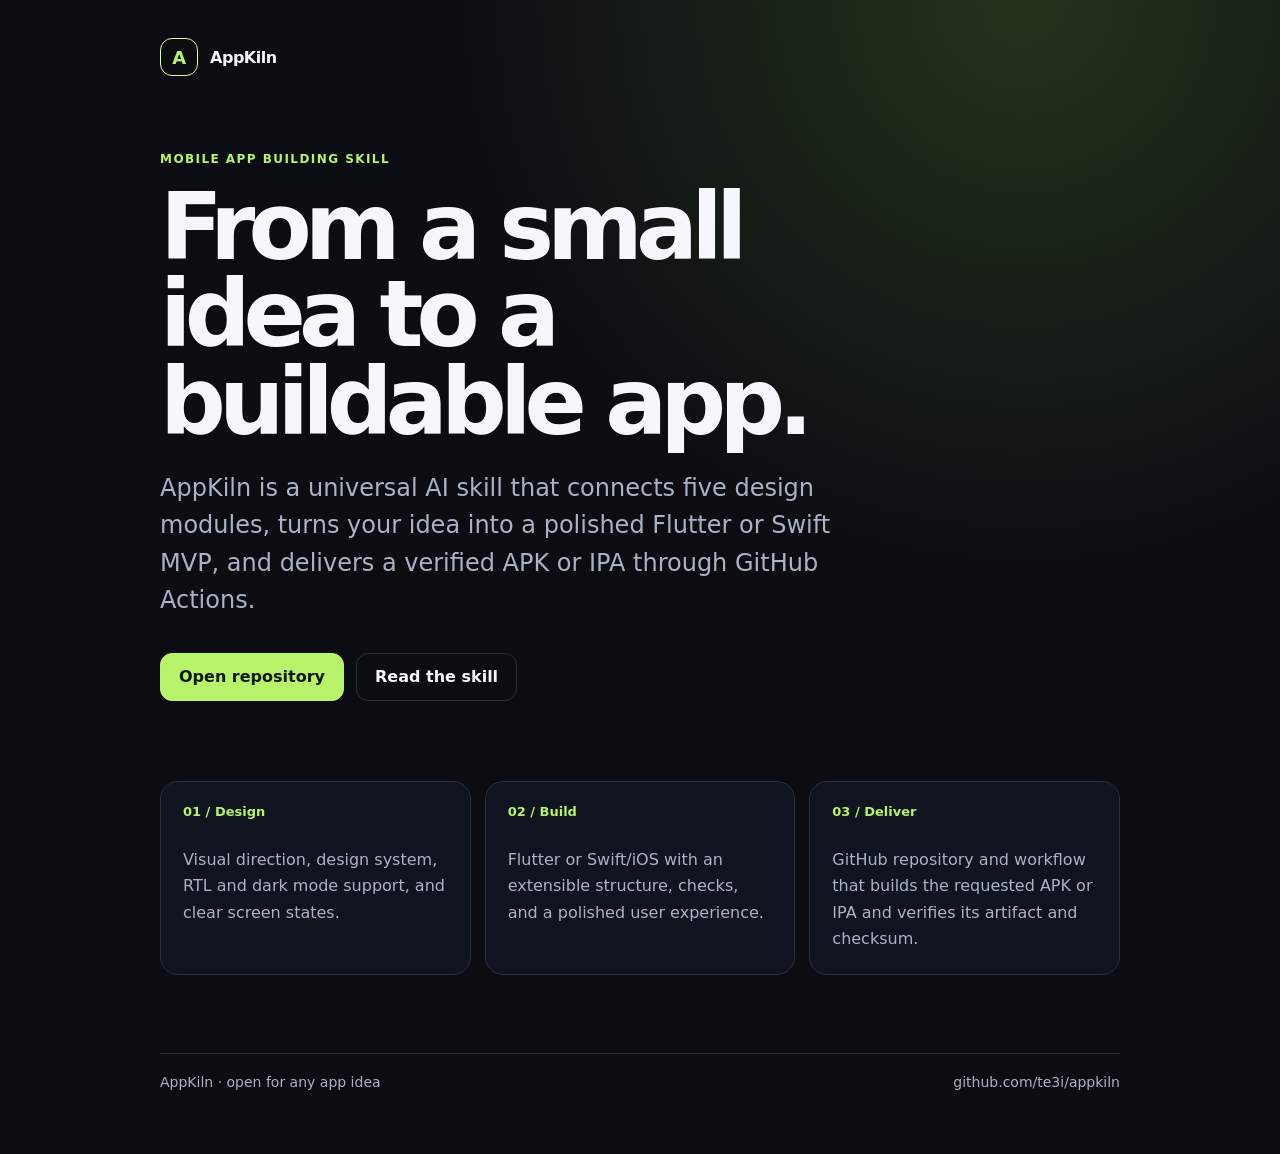
<file: docs/index.html>
<!doctype html>
<html lang="en" dir="ltr">
<head>
  <meta charset="utf-8">
  <meta name="viewport" content="width=device-width, initial-scale=1">
  <title>AppKiln — Mobile Build Skill</title>
  <meta name="description" content="AppKiln turns an app idea into a polished Flutter or Swift MVP with a verified APK or IPA through GitHub Actions.">
  <style>
    :root { color-scheme: dark; --bg:#0b0d12; --panel:#121722; --line:#263044; --text:#f6f7fb; --muted:#aab3c5; --accent:#b7f36b; --accent-ink:#11170c; }
    * { box-sizing:border-box; }
    body { margin:0; min-height:100vh; font-family: Inter, ui-sans-serif, system-ui, -apple-system, BlinkMacSystemFont, "Segoe UI", sans-serif; color:var(--text); background: radial-gradient(circle at 80% 0%, #25331c 0, transparent 38%), var(--bg); }
    main { width:min(960px, calc(100% - 32px)); margin:auto; padding:28px 0 64px; }
    header { display:flex; justify-content:space-between; align-items:center; gap:20px; padding:10px 0 76px; }
    .brand { display:flex; align-items:center; gap:12px; font-weight:800; letter-spacing:-.03em; }
    .mark { display:grid; place-items:center; width:38px; height:38px; border:1px solid #d8ffa2; border-radius:12px; color:var(--accent); font-size:18px; }
    .eyebrow { color:var(--accent); font-weight:800; letter-spacing:.12em; text-transform:uppercase; font-size:12px; }
    h1 { font-size:clamp(48px, 10vw, 92px); line-height:.95; letter-spacing:-.075em; margin:18px 0 24px; max-width:760px; }
    .lead { color:var(--muted); font-size:clamp(18px, 2.5vw, 24px); line-height:1.55; max-width:680px; margin:0; }
    .actions { display:flex; flex-wrap:wrap; gap:12px; margin:34px 0 80px; }
    a { color:inherit; text-decoration:none; }
    .button { display:inline-flex; align-items:center; justify-content:center; min-height:48px; padding:0 18px; border-radius:12px; border:1px solid var(--line); font-weight:800; }
    .button:hover, .button:focus-visible { border-color:var(--accent); outline:3px solid #b7f36b33; }
    .primary { background:var(--accent); color:var(--accent-ink); border-color:var(--accent); }
    .grid { display:grid; grid-template-columns:repeat(3,1fr); gap:14px; }
    .card { background:#111621cc; border:1px solid var(--line); border-radius:18px; padding:22px; min-height:170px; }
    .card b { display:block; color:var(--accent); font-size:13px; margin-bottom:28px; }
    .card p { color:var(--muted); line-height:1.65; margin:0; }
    footer { border-top:1px solid var(--line); margin-top:78px; padding-top:20px; color:var(--muted); font-size:14px; display:flex; justify-content:space-between; gap:15px; flex-wrap:wrap; }
    @media (max-width:680px) { header { padding-bottom:54px; } .grid { grid-template-columns:1fr; } .card { min-height:auto; } h1 { font-size:58px; } }
  </style>
</head>
<body>
  <main>
    <header>
      <a class="brand" href="https://github.com/te3i/appkiln"><span class="mark">A</span><span>AppKiln</span></a>
    </header>
    <section lang="en">
      <div class="eyebrow">Mobile app building skill</div>
      <h1>From a small idea to a buildable app.</h1>
      <p class="lead">AppKiln is a universal AI skill that connects five design modules, turns your idea into a polished Flutter or Swift MVP, and delivers a verified APK or IPA through GitHub Actions.</p>
      <div class="actions"><a class="button primary" href="https://github.com/te3i/appkiln">Open repository</a><a class="button" href="https://github.com/te3i/appkiln/blob/main/SKILL.md">Read the skill</a></div>
      <div class="grid"><article class="card"><b>01 / Design</b><p>Visual direction, design system, RTL and dark mode support, and clear screen states.</p></article><article class="card"><b>02 / Build</b><p>Flutter or Swift/iOS with an extensible structure, checks, and a polished user experience.</p></article><article class="card"><b>03 / Deliver</b><p>GitHub repository and workflow that builds the requested APK or IPA and verifies its artifact and checksum.</p></article></div>
    </section>
    <footer><span>AppKiln · open for any app idea</span><a href="https://github.com/te3i/appkiln">github.com/te3i/appkiln</a></footer>
  </main>
</body>
</html>
</file>
